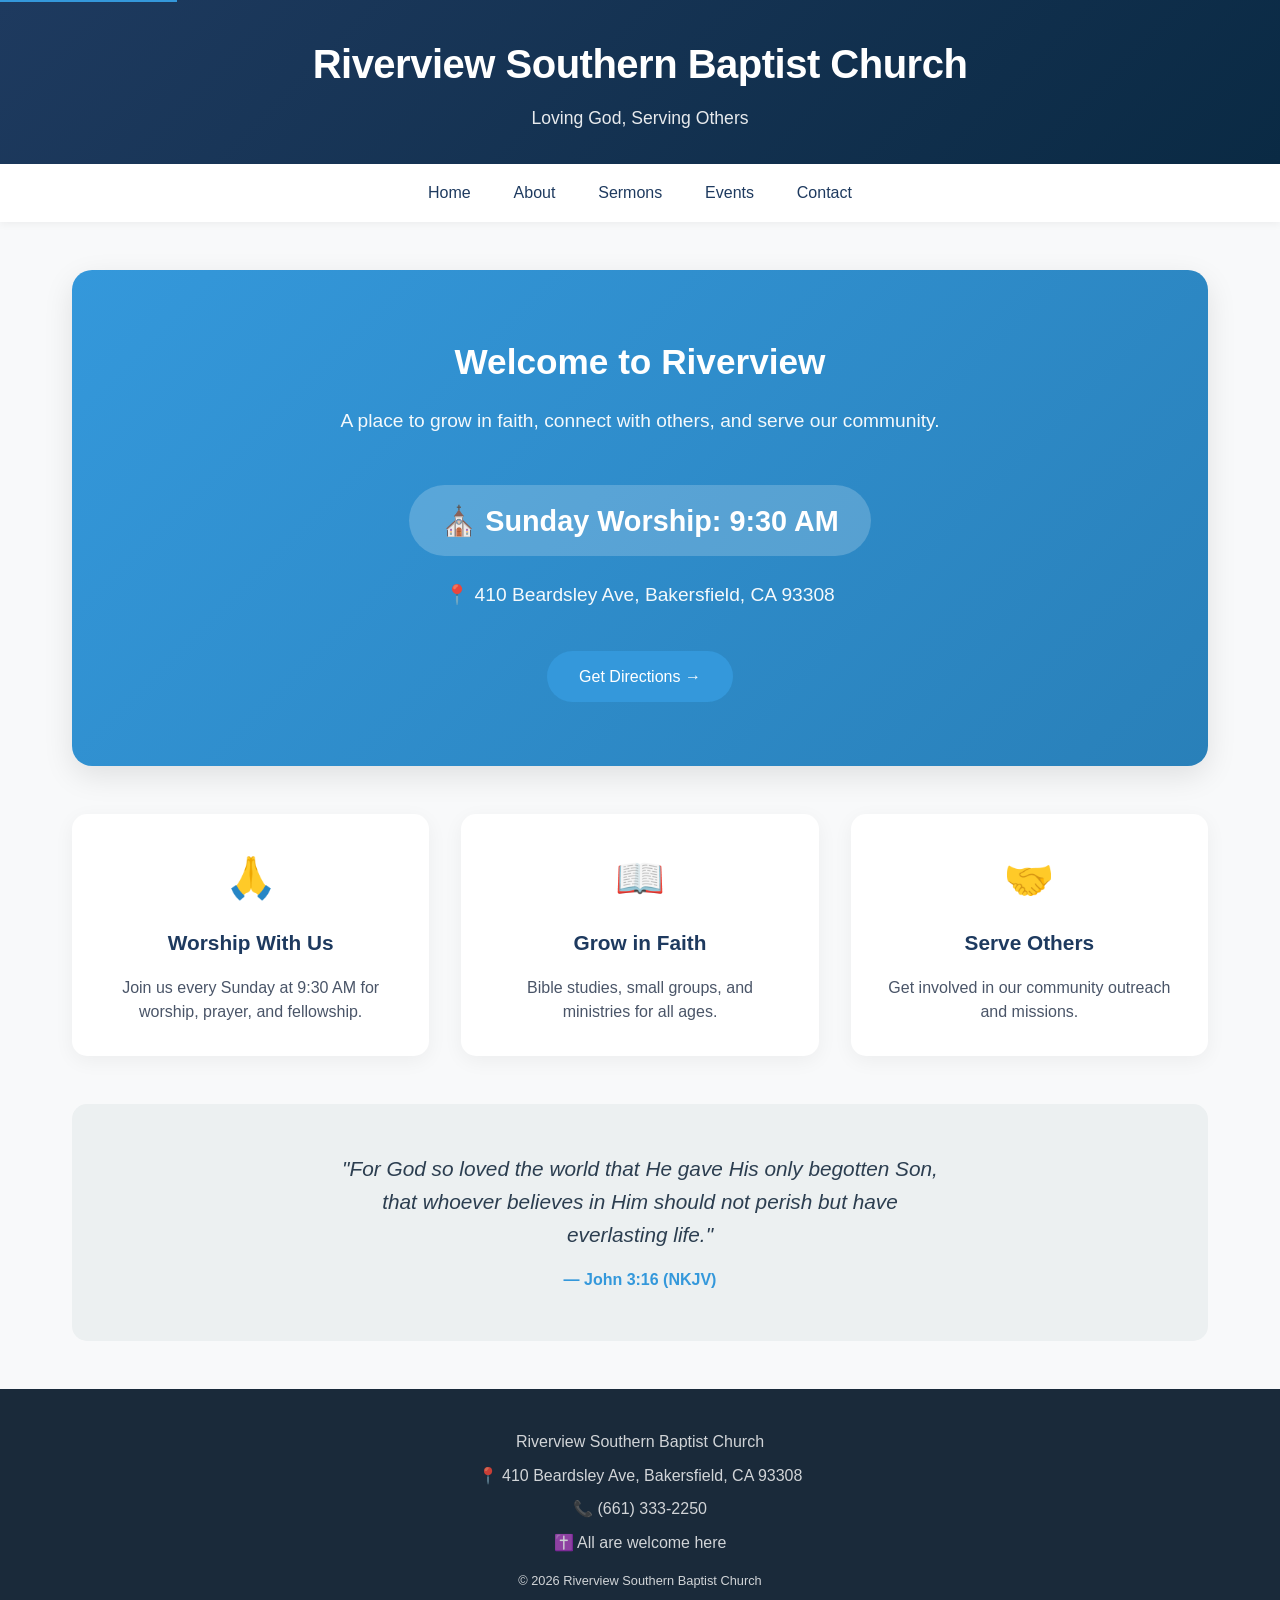
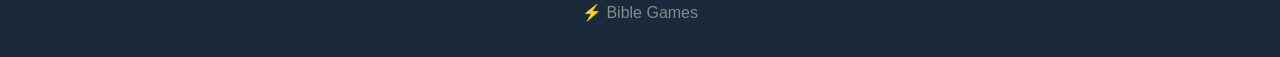
<file: index.html>
<!DOCTYPE html>
<html lang="en">
<head>
    <meta charset="UTF-8">
    <meta name="viewport" content="width=device-width, initial-scale=1.0">
    <title>Riverview Southern Baptist Church | Bakersfield, CA</title>
    <meta name="description" content="Riverview Southern Baptist Church in Bakersfield, CA. Join us for worship Sundays at 9:30 AM. Loving God, Serving Others. All are welcome.">
    <meta property="og:title" content="Riverview Southern Baptist Church">
    <meta property="og:description" content="Loving God, Serving Others in Bakersfield, CA. Join us Sundays at 9:30 AM.">
    <meta property="og:type" content="website">
    <link rel="stylesheet" href="style.css">
</head>
<body>
    <a href="#main-content" class="skip-link">Skip to main content</a>
    
    <header>
        <h1>Riverview Southern Baptist Church</h1>
        <p>Loving God, Serving Others</p>
    </header>

    <nav>
        <a href="index.html">Home</a>
        <a href="about.html">About</a>
        <a href="sermons.html">Sermons</a>
        <a href="events.html">Events</a>
        <a href="contact.html">Contact</a>
    </nav>

    <div class="container" id="main-content">
        <div class="hero">
            <h2>Welcome to Riverview</h2>
            <p>A place to grow in faith, connect with others, and serve our community.</p>
            <div class="service-time">
                ⛪ Sunday Worship: 9:30 AM
            </div>
            <p>📍 410 Beardsley Ave, Bakersfield, CA 93308</p>
            <a href="contact.html" class="btn">Get Directions →</a>
        </div>

        <div class="info-grid">
            <div class="info-card">
                <div class="info-icon">🙏</div>
                <h3>Worship With Us</h3>
                <p>Join us every Sunday at 9:30 AM for worship, prayer, and fellowship.</p>
            </div>
            <div class="info-card">
                <div class="info-icon">📖</div>
                <h3>Grow in Faith</h3>
                <p>Bible studies, small groups, and ministries for all ages.</p>
            </div>
            <div class="info-card">
                <div class="info-icon">🤝</div>
                <h3>Serve Others</h3>
                <p>Get involved in our community outreach and missions.</p>
            </div>
        </div>

        <div class="verse-section">
            <div class="verse">
                "For God so loved the world that He gave His only begotten Son, that whoever believes in Him should not perish but have everlasting life."
            </div>
            <div class="verse-ref">— John 3:16 (NKJV)</div>
        </div>
    </div>

    <footer>
        <p>Riverview Southern Baptist Church</p>
        <p>📍 410 Beardsley Ave, Bakersfield, CA 93308</p>
        <p>📞 (661) 333-2250</p>
        <p>✝️ All are welcome here</p>
        <p style="font-size: 0.8rem; margin-top: 1rem;">&copy; 2026 Riverview Southern Baptist Church</p>
        <div><a href="games.html" class="games-link">⚡ Bible Games</a></div>
    </footer>
</body>
</html>
</file>
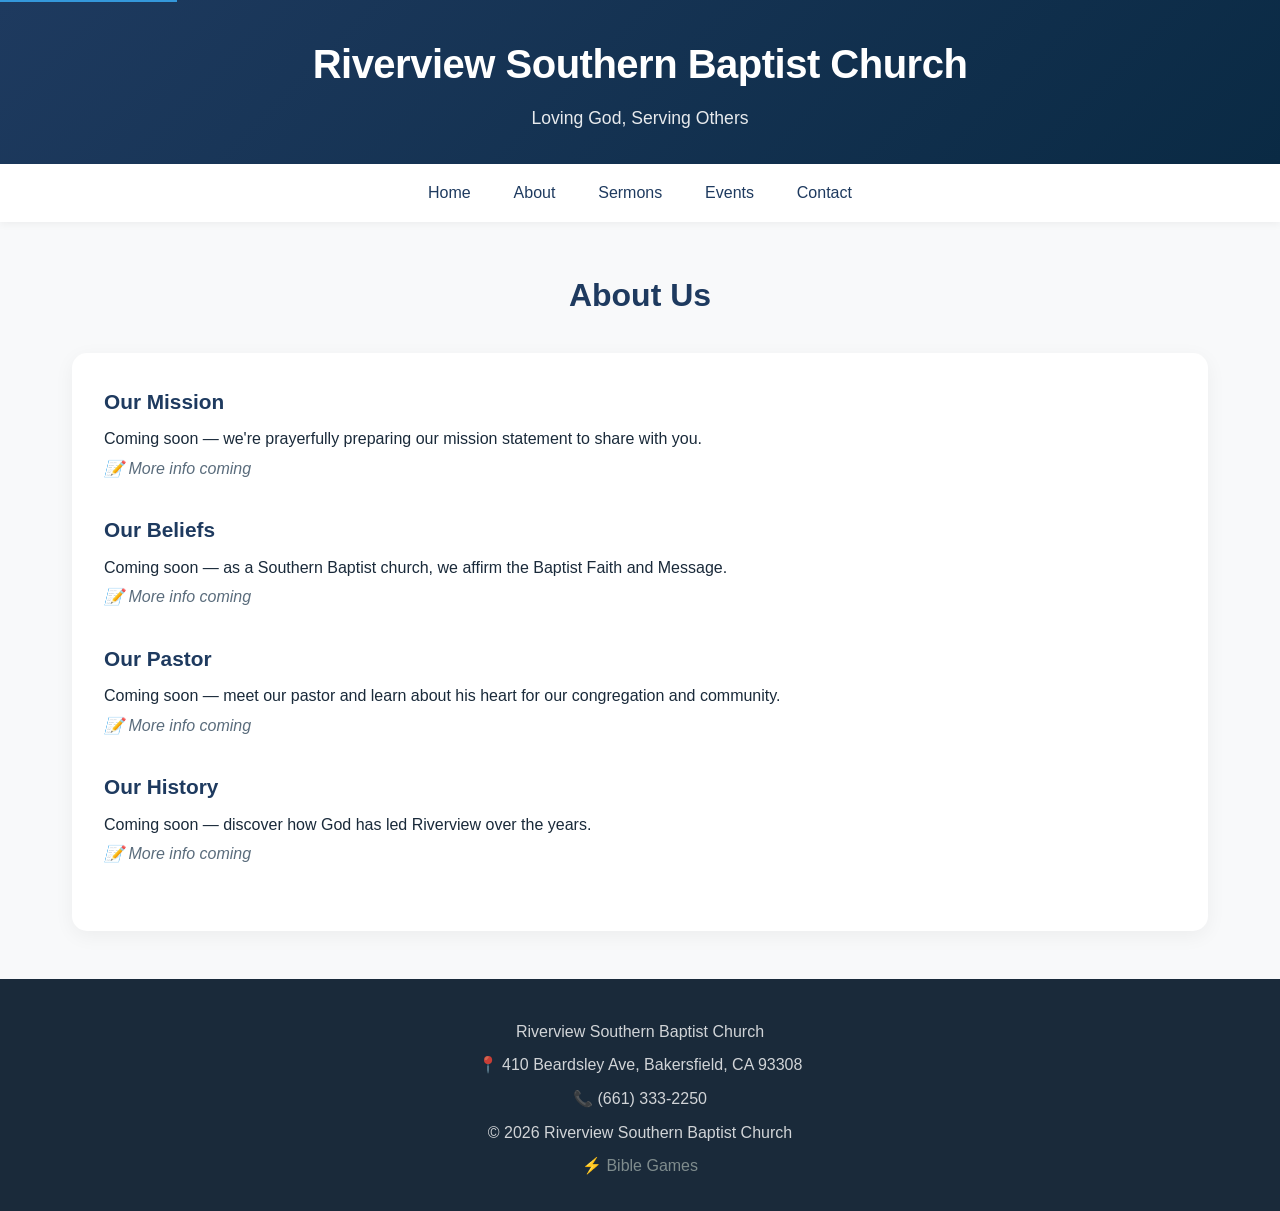
<file: about.html>
<!DOCTYPE html>
<html lang="en">
<head>
    <meta charset="UTF-8">
    <meta name="viewport" content="width=device-width, initial-scale=1.0">
    <title>About Us | Riverview Southern Baptist Church</title>
    <meta name="description" content="Learn about Riverview Southern Baptist Church in Bakersfield, CA. Our mission, beliefs, pastor, and history.">
    <meta property="og:title" content="About Us | Riverview Southern Baptist Church">
    <meta property="og:description" content="Learn about our mission, beliefs, and history at Riverview Southern Baptist Church.">
    <link rel="stylesheet" href="style.css">
</head>
<body>
    <a href="#main-content" class="skip-link">Skip to main content</a>
    
    <header>
        <h1>Riverview Southern Baptist Church</h1>
        <p>Loving God, Serving Others</p>
    </header>

    <nav>
        <a href="index.html">Home</a>
        <a href="about.html">About</a>
        <a href="sermons.html">Sermons</a>
        <a href="events.html">Events</a>
        <a href="contact.html">Contact</a>
    </nav>

    <div class="container" id="main-content">
        <div class="page-header">
            <h2>About Us</h2>
        </div>
        <div class="content-card">
            <div class="section">
                <h3>Our Mission</h3>
                <p>Coming soon — we're prayerfully preparing our mission statement to share with you.</p>
                <div class="coming-soon">📝 More info coming</div>
            </div>
            <div class="section">
                <h3>Our Beliefs</h3>
                <p>Coming soon — as a Southern Baptist church, we affirm the Baptist Faith and Message.</p>
                <div class="coming-soon">📝 More info coming</div>
            </div>
            <div class="section">
                <h3>Our Pastor</h3>
                <p>Coming soon — meet our pastor and learn about his heart for our congregation and community.</p>
                <div class="coming-soon">📝 More info coming</div>
            </div>
            <div class="section">
                <h3>Our History</h3>
                <p>Coming soon — discover how God has led Riverview over the years.</p>
                <div class="coming-soon">📝 More info coming</div>
            </div>
        </div>
    </div>

    <footer>
        <p>Riverview Southern Baptist Church</p>
        <p>📍 410 Beardsley Ave, Bakersfield, CA 93308</p>
        <p>📞 (661) 333-2250</p>
        <p>&copy; 2026 Riverview Southern Baptist Church</p>
        <div><a href="games.html" class="games-link">⚡ Bible Games</a></div>
    </footer>
</body>
</html>
</file>
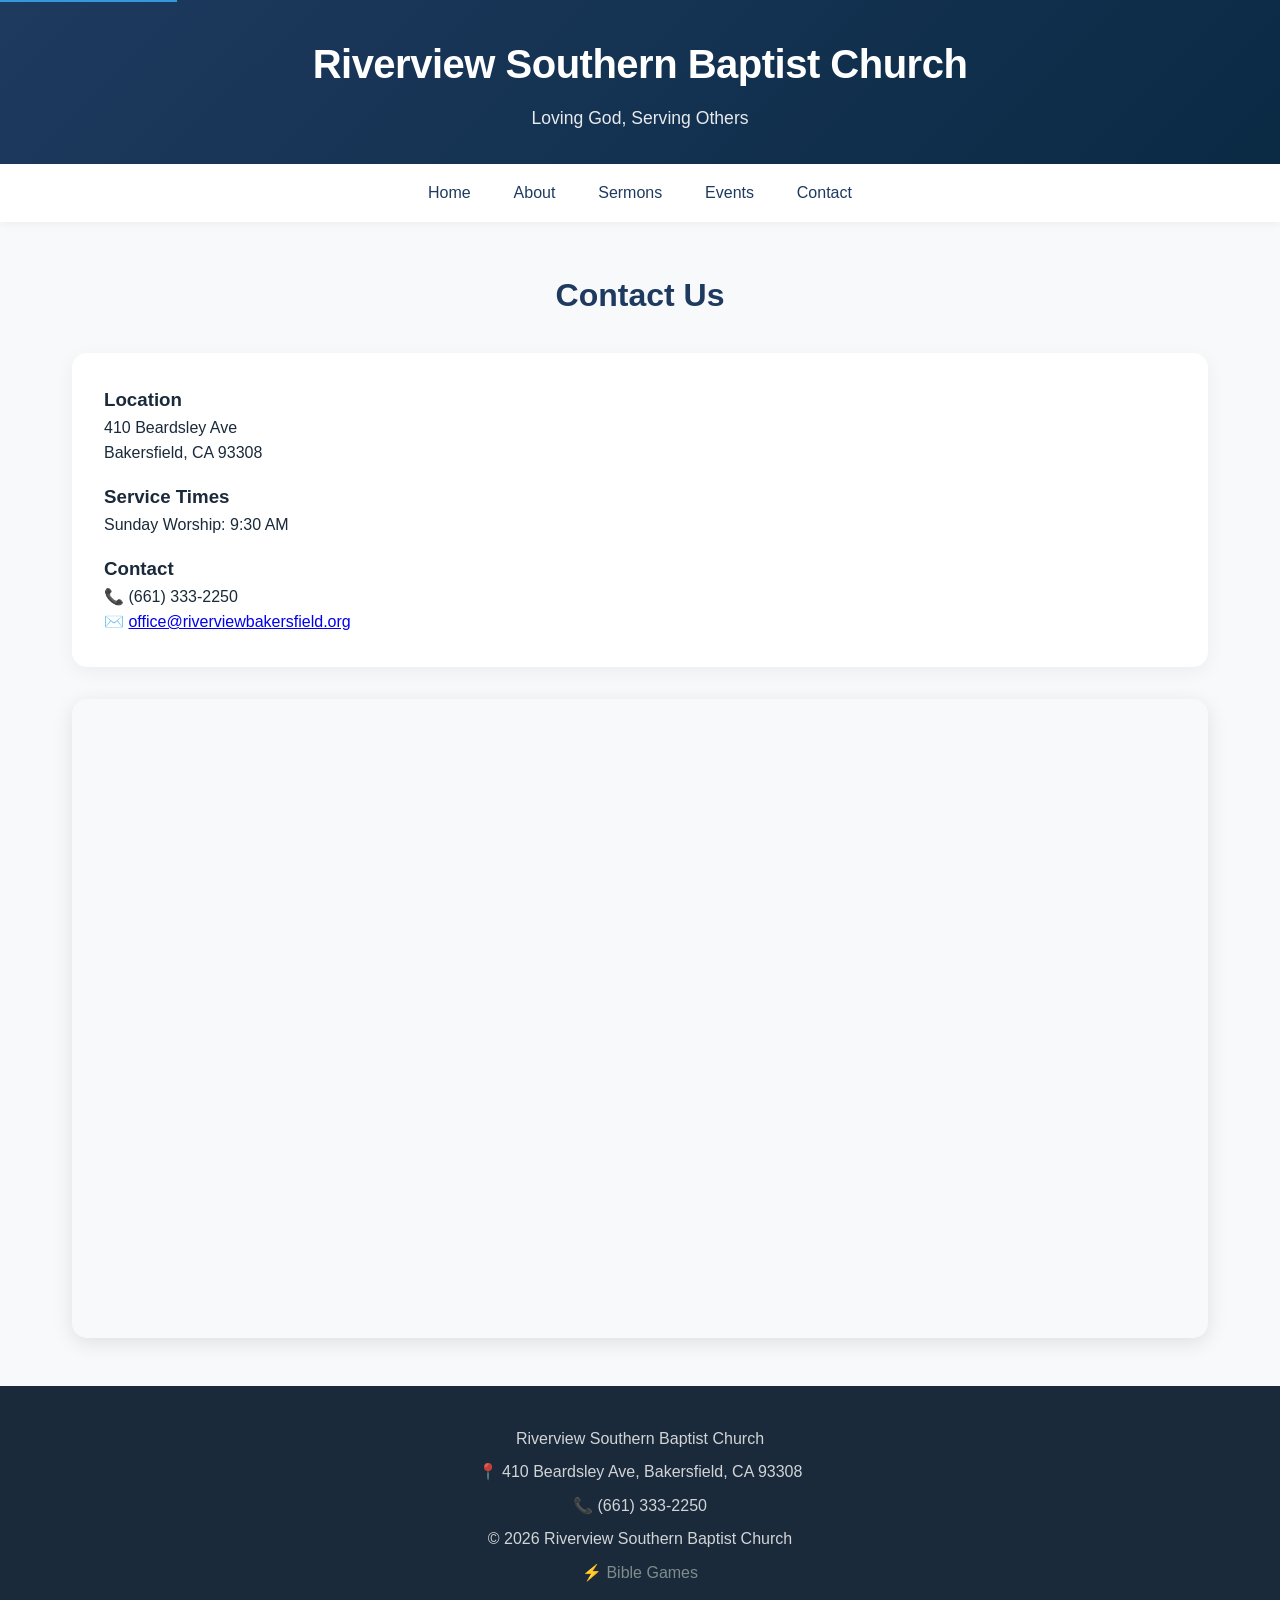
<file: contact.html>
<!DOCTYPE html>
<html lang="en">
<head>
    <meta charset="UTF-8">
    <meta name="viewport" content="width=device-width, initial-scale=1.0">
    <title>Contact & Directions | Riverview Southern Baptist Church</title>
    <meta name="description" content="Contact Riverview Southern Baptist Church in Bakersfield, CA. Find our location, service times, and get directions.">
    <meta property="og:title" content="Contact Us | Riverview Southern Baptist Church">
    <meta property="og:description" content="Get directions and contact information for Riverview Southern Baptist Church in Bakersfield, CA.">
    <link rel="stylesheet" href="style.css">
</head>
<body>
    <a href="#main-content" class="skip-link">Skip to main content</a>
    
    <header>
        <h1>Riverview Southern Baptist Church</h1>
        <p>Loving God, Serving Others</p>
    </header>

    <nav>
        <a href="index.html">Home</a>
        <a href="about.html">About</a>
        <a href="sermons.html">Sermons</a>
        <a href="events.html">Events</a>
        <a href="contact.html">Contact</a>
    </nav>

    <div class="container" id="main-content">
        <div class="page-header">
            <h2>Contact Us</h2>
        </div>
        <div class="content-card">
            <h3>Location</h3>
            <p>410 Beardsley Ave<br>Bakersfield, CA 93308</p>
            <h3 style="margin-top: 1rem;">Service Times</h3>
            <p>Sunday Worship: 9:30 AM</p>
            <h3 style="margin-top: 1rem;">Contact</h3>
            <p>📞 (661) 333-2250</p>
            <p>✉️ <span id="email"></span></p>
        </div>
        <div class="map-container">
            <iframe src="https://www.google.com/maps/embed?pb=!1m18!1m12!1m3!1d12119.806070183364!2d-119.03039612008124!3d35.40809728976285!2m3!1f0!2f0!3f0!3m2!1i1024!2i768!4f13.1!3m3!1m2!1s0x80ea69cebd011bb3%3A0xcdde0de4f8d663bd!2sRiverview%20Southern%20Baptist%20Church!5e1!3m2!1sen!2sus!4v1774147899660!5m2!1sen!2sus" style="border:0;" allowfullscreen="" loading="lazy"></iframe>
        </div>
    </div>

    <footer>
        <p>Riverview Southern Baptist Church</p>
        <p>📍 410 Beardsley Ave, Bakersfield, CA 93308</p>
        <p>📞 (661) 333-2250</p>
        <p>&copy; 2026 Riverview Southern Baptist Church</p>
        <div><a href="games.html" class="games-link">⚡ Bible Games</a></div>
    </footer>

    <script>
        // Email obfuscation to prevent spam scraping
        let e = "office";
        let d = "riverviewbakersfield.org";
        document.getElementById("email").innerHTML = `<a href="mailto:${e}@${d}">${e}@${d}</a>`;
    </script>
</body>
</html>
</file>
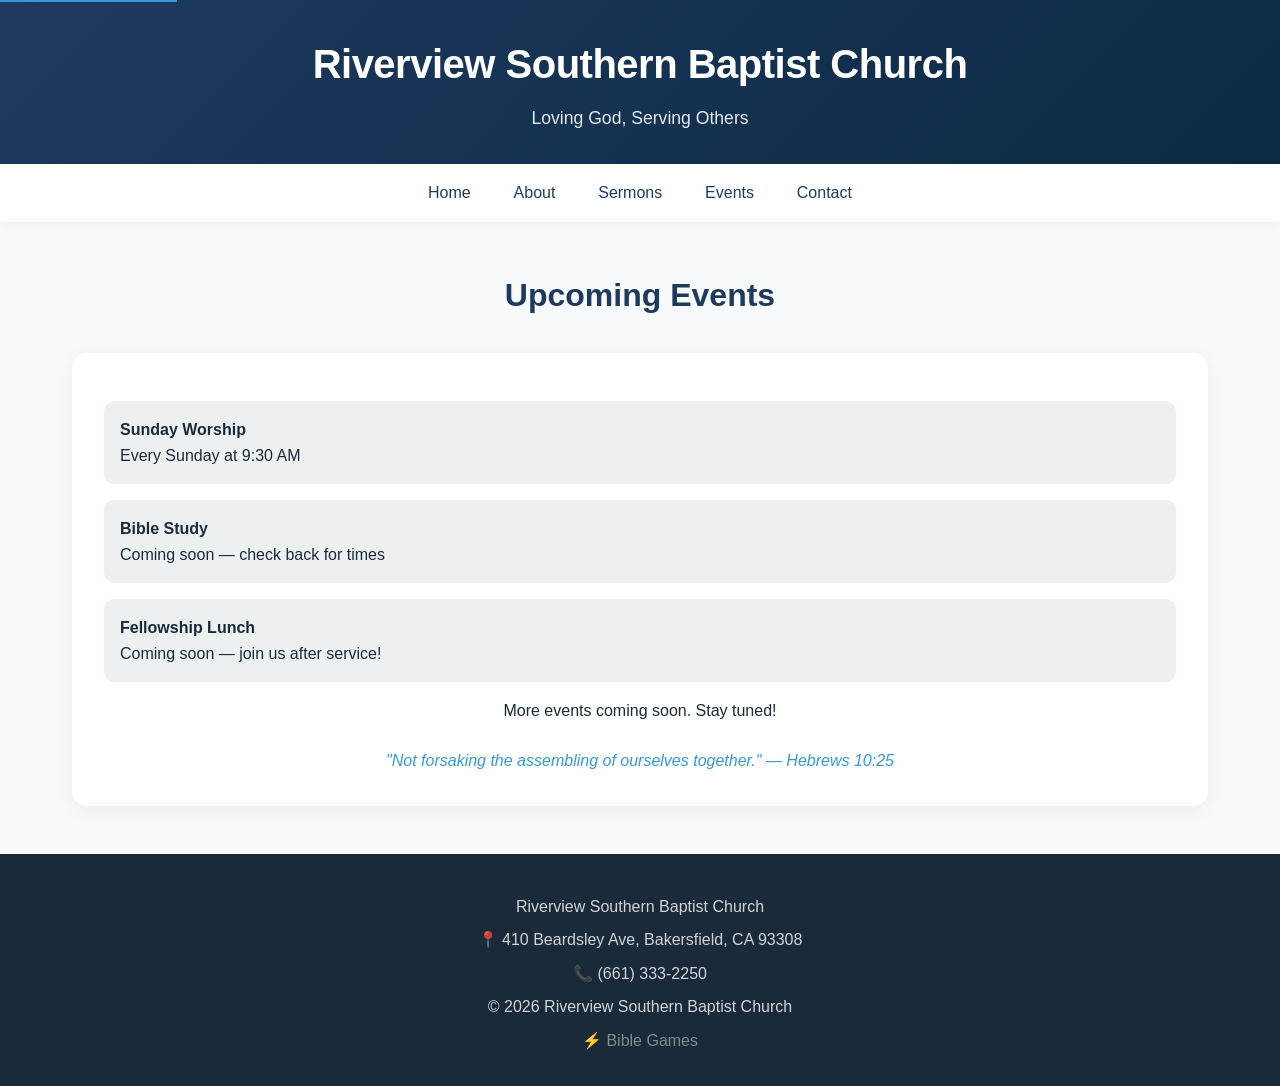
<file: events.html>
<!DOCTYPE html>
<html lang="en">
<head>
    <meta charset="UTF-8">
    <meta name="viewport" content="width=device-width, initial-scale=1.0">
    <title>Events & Calendar | Riverview Southern Baptist Church</title>
    <meta name="description" content="Upcoming events at Riverview Southern Baptist Church in Bakersfield, CA. Join us for Sunday worship, Bible study, and fellowship.">
    <meta property="og:title" content="Events | Riverview Southern Baptist Church">
    <meta property="og:description" content="Stay connected with upcoming events at Riverview Southern Baptist Church.">
    <link rel="stylesheet" href="style.css">
</head>
<body>
    <a href="#main-content" class="skip-link">Skip to main content</a>
    
    <header>
        <h1>Riverview Southern Baptist Church</h1>
        <p>Loving God, Serving Others</p>
    </header>

    <nav>
        <a href="index.html">Home</a>
        <a href="about.html">About</a>
        <a href="sermons.html">Sermons</a>
        <a href="events.html">Events</a>
        <a href="contact.html">Contact</a>
    </nav>

    <div class="container" id="main-content">
        <div class="page-header">
            <h2>Upcoming Events</h2>
        </div>
        <div class="content-card">
            <div class="event">
                <strong>Sunday Worship</strong><br>
                Every Sunday at 9:30 AM
            </div>
            <div class="event">
                <strong>Bible Study</strong><br>
                Coming soon — check back for times
            </div>
            <div class="event">
                <strong>Fellowship Lunch</strong><br>
                Coming soon — join us after service!
            </div>
            <p style="margin-top: 1rem; text-align: center;">More events coming soon. Stay tuned!</p>
            <div style="margin-top: 1.5rem; font-style: italic; color: #3498db; text-align: center;">"Not forsaking the assembling of ourselves together." — Hebrews 10:25</div>
        </div>
    </div>

    <footer>
        <p>Riverview Southern Baptist Church</p>
        <p>📍 410 Beardsley Ave, Bakersfield, CA 93308</p>
        <p>📞 (661) 333-2250</p>
        <p>&copy; 2026 Riverview Southern Baptist Church</p>
        <div><a href="games.html" class="games-link">⚡ Bible Games</a></div>
    </footer>
</body>
</html>
</file>
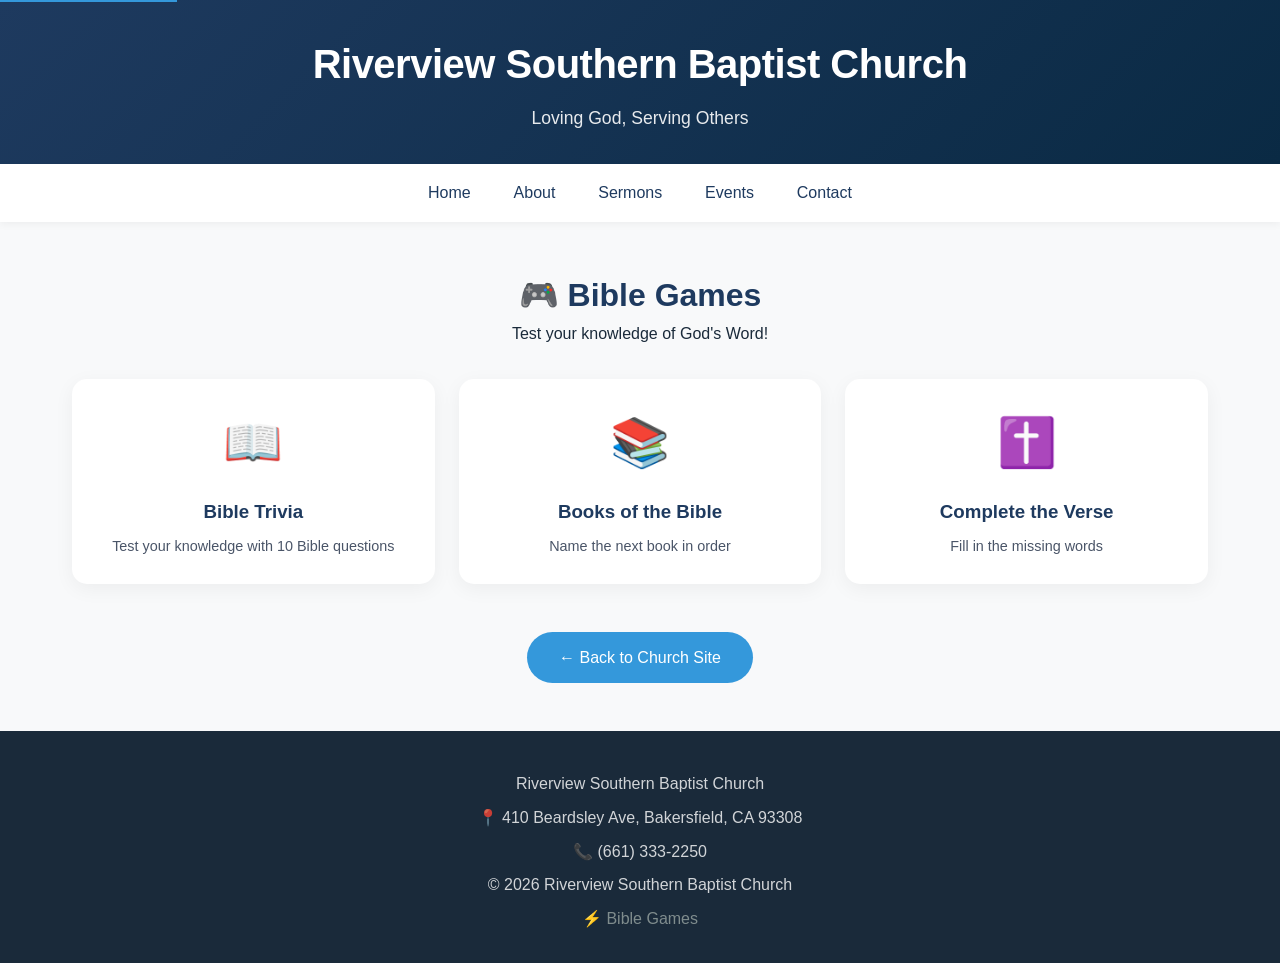
<file: games.html>
<!DOCTYPE html>
<html lang="en">
<head>
    <meta charset="UTF-8">
    <meta name="viewport" content="width=device-width, initial-scale=1.0, viewport-fit=cover">
    <title>Bible Games - Riverview Southern Baptist Church</title>
    <meta name="description" content="Play Bible trivia, books of the Bible games, and complete Bible verses. Fun and educational games for all ages from Riverview Southern Baptist Church.">
    <meta property="og:title" content="Bible Games | Riverview Southern Baptist Church">
    <meta property="og:description" content="Test your knowledge of God's Word with fun Bible games!">
    <meta property="og:type" content="website">
    <link rel="stylesheet" href="style.css">
</head>
<body>
    <a href="#main-content" class="skip-link">Skip to main content</a>
    
    <header>
        <h1>Riverview Southern Baptist Church</h1>
        <p>Loving God, Serving Others</p>
    </header>

    <nav>
        <a href="index.html">Home</a>
        <a href="about.html">About</a>
        <a href="sermons.html">Sermons</a>
        <a href="events.html">Events</a>
        <a href="contact.html">Contact</a>
    </nav>

    <div class="container" id="main-content">
        <div class="page-header">
            <h2>🎮 Bible Games</h2>
            <p>Test your knowledge of God's Word!</p>
        </div>

        <div class="games-container">
            <div class="game-card" data-game="trivia" tabindex="0" role="button" aria-label="Play Bible Trivia">
                <div class="game-icon">📖</div>
                <h3>Bible Trivia</h3>
                <p>Test your knowledge with 10 Bible questions</p>
            </div>
            <div class="game-card" data-game="books" tabindex="0" role="button" aria-label="Play Books of the Bible">
                <div class="game-icon">📚</div>
                <h3>Books of the Bible</h3>
                <p>Name the next book in order</p>
            </div>
            <div class="game-card" data-game="verse" tabindex="0" role="button" aria-label="Play Complete the Verse">
                <div class="game-icon">✝️</div>
                <h3>Complete the Verse</h3>
                <p>Fill in the missing words</p>
            </div>
        </div>

        <div style="text-align: center; margin-top: 2rem;">
            <a href="index.html" class="btn">← Back to Church Site</a>
        </div>
    </div>

    <!-- Modal for games -->
    <div id="modalOverlay" class="modal-overlay"></div>
    <div id="gameModal" class="game-modal"></div>

    <footer>
        <p>Riverview Southern Baptist Church</p>
        <p>📍 410 Beardsley Ave, Bakersfield, CA 93308</p>
        <p>📞 (661) 333-2250</p>
        <p>&copy; 2026 Riverview Southern Baptist Church</p>
        <div><a href="games.html" class="games-link">⚡ Bible Games</a></div>
    </footer>

    <script>
        // ============ TRIVIA - 10 questions with fun facts ============
        const triviaQuestions = [
            { text: "Who built the ark?", options: ["Moses", "Noah", "Abraham", "David"], correct: 1, funFact: "Noah was 600 years old when the flood came! (Genesis 7:6)" },
            { text: "What city was Jesus born in?", options: ["Nazareth", "Jerusalem", "Bethlehem", "Capernaum"], correct: 2, funFact: "Micah 5:2 prophesied Bethlehem as the Messiah's birthplace 700 years before Jesus!" },
            { text: "How many days and nights did it rain during the flood?", options: ["7", "30", "40", "100"], correct: 2, funFact: "It rained for 40 days and 40 nights, and the waters stayed on the earth for 150 days!" },
            { text: "Who was thrown into the lions' den?", options: ["Daniel", "David", "Joseph", "Jonah"], correct: 0, funFact: "King Darius was so relieved Daniel survived that he declared everyone should worship Daniel's God!" },
            { text: "What is the first book of the Bible?", options: ["Exodus", "Leviticus", "Numbers", "Genesis"], correct: 3, funFact: "Genesis means 'beginnings' — it covers creation, the flood, and the patriarchs!" },
            { text: "Who defeated Goliath with a sling and stone?", options: ["Samson", "David", "Solomon", "Joshua"], correct: 1, funFact: "Goliath was over 9 feet tall! David was just a teenager when he faced him." },
            { text: "Who was the first man?", options: ["Adam", "Eve", "Cain", "Abel"], correct: 0, funFact: "Adam named all the animals before Eve was even created!" },
            { text: "How many disciples did Jesus have?", options: ["10", "11", "12", "13"], correct: 2, funFact: "Judas was replaced by Matthias after the resurrection, keeping the number at 12!" },
            { text: "What sea did Moses part?", options: ["Red Sea", "Dead Sea", "Sea of Galilee", "Mediterranean Sea"], correct: 0, funFact: "The waters parted and the Israelites walked through on dry ground — walls of water on both sides!" },
            { text: "Who betrayed Jesus?", options: ["Peter", "John", "Judas", "Thomas"], correct: 2, funFact: "Judas betrayed Jesus for 30 pieces of silver — the price of a slave in those days." }
        ];
        
        // ============ BOOKS OF THE BIBLE with flexible matching ============
        const books = ['Genesis', 'Exodus', 'Leviticus', 'Numbers', 'Deuteronomy', 'Joshua', 'Judges', 'Ruth', '1 Samuel', '2 Samuel', '1 Kings', '2 Kings', '1 Chronicles', '2 Chronicles', 'Ezra', 'Nehemiah', 'Esther', 'Job', 'Psalms', 'Proverbs', 'Ecclesiastes', 'Song of Solomon', 'Isaiah', 'Jeremiah', 'Lamentations', 'Ezekiel', 'Daniel', 'Hosea', 'Joel', 'Amos', 'Obadiah', 'Jonah', 'Micah', 'Nahum', 'Habakkuk', 'Zephaniah', 'Haggai', 'Zechariah', 'Malachi'];
        
        // Flexible book name matching
        function normalizeBookName(input) {
            let name = input.trim().toLowerCase();
            name = name.replace(/^(1st|first)\s/i, '1 ');
            name = name.replace(/^(2nd|second)\s/i, '2 ');
            name = name.replace(/^(3rd|third)\s/i, '3 ');
            if (name === 'song of songs' || name === 'song of solomon') name = 'song of solomon';
            name = name.replace(/[^a-z0-9\s]/g, '');
            name = name.replace(/\s+/g, ' ').trim();
            return name;
        }
        
        function isBookMatch(input, correctBook) {
            const normalizedInput = normalizeBookName(input);
            const normalizedCorrect = normalizeBookName(correctBook);
            return normalizedInput === normalizedCorrect;
        }
        
        // ============ VERSE GAME ============
        const verseQuestions = [
            { text: "For God so loved the world that He gave His only _____ Son...", answer: "begotten", hint: "Starts with B", full: "begotten" },
            { text: "I can do all things through _____ who strengthens me.", answer: "christ", hint: "Philippians 4:13", full: "Christ" },
            { text: "For all have sinned and fall short of the glory of _____", answer: "god", hint: "Romans 3:23", full: "God" },
            { text: "Jesus said, 'I am the way, the truth, and the _____'", answer: "life", hint: "John 14:6", full: "life" },
            { text: "Your word is a lamp to my feet and a light to my _____", answer: "path", hint: "Psalm 119:105", full: "path" },
            { text: "Love the Lord your God with all your heart and with all your soul and with all your _____", answer: "mind", hint: "Matthew 22:37", full: "mind" },
            { text: "Do not be overcome by evil, but overcome evil with _____", answer: "good", hint: "Romans 12:21", full: "good" }
        ];
        
        // Modal elements
        const modal = document.getElementById('gameModal');
        const overlay = document.getElementById('modalOverlay');
        
        // Open game modal
        document.querySelectorAll('.game-card').forEach(card => {
            card.onclick = () => {
                const game = card.dataset.game;
                if (game === 'trivia') showTriviaGame();
                if (game === 'books') showBooksGame();
                if (game === 'verse') showVerseGame();
                modal.classList.add('active');
                overlay.classList.add('active');
            };
            // Allow keyboard enter key to open games
            card.onkeypress = (e) => {
                if (e.key === 'Enter') {
                    card.click();
                }
            };
        });
        
        // Close modal
        function closeModal() {
            modal.classList.remove('active');
            overlay.classList.remove('active');
            modal.innerHTML = '';
        }
        overlay.onclick = closeModal;
        
        // ESC key to close modal
        document.addEventListener('keydown', (e) => {
            if (e.key === 'Escape' && modal.classList.contains('active')) {
                closeModal();
            }
        });
        
        // ============ TRIVIA GAME (with fun facts, XSS-safe) ============
        function showTriviaGame() {
            let current = 0;
            let score = 0;
            let answered = false;
            
            function loadQuestion() {
                if (current >= triviaQuestions.length) {
                    const percent = Math.round((score / triviaQuestions.length) * 100);
                    let message = '';
                    if (percent === 100) message = "Perfect score! You're a Bible scholar! 🙌";
                    else if (percent >= 80) message = "Great job! You know your Bible well! 📖";
                    else if (percent >= 60) message = "Good effort! Keep reading God's Word! ✝️";
                    else message = "Nice try! The more you read the Bible, the more you'll learn! 🌱";
                    
                    modal.innerHTML = `
                        <div class="close-modal" onclick="closeModal()">&times;</div>
                        <h3 style="color: #1e3a5f; margin-top: 0;">🎉 Game Complete! 🎉</h3>
                        <p>Your score: ${score} / ${triviaQuestions.length} (${percent}%)</p>
                        <p>${message}</p>
                        <button onclick="location.reload()" style="padding: 8px 15px; background: #3498db; color: white; border: none; border-radius: 5px; cursor: pointer; margin-top: 10px;">Play Again</button>
                    `;
                    return;
                }
                
                const q = triviaQuestions[current];
                let html = `<div class="close-modal" onclick="closeModal()">&times;</div>`;
                html += `<h3 style="color: #1e3a5f; margin-top: 0;">📖 Bible Trivia</h3>`;
                html += `<div style="font-size: 12px; color: #666;">Question ${current + 1} of ${triviaQuestions.length}</div>`;
                html += `<div style="margin: 15px 0; font-size: 18px; font-weight: bold;">${q.text}</div>`;
                html += `<div id="triviaOptions"></div>`;
                html += `<div id="triviaFeedback" style="margin: 10px 0; padding: 8px; border-radius: 5px;"></div>`;
                html += `<div id="triviaFunFact" class="fun-fact" style="display: none;"></div>`;
                html += `<div style="font-weight: bold;">Score: ${score} / ${triviaQuestions.length}</div>`;
                html += `<button id="nextBtn" style="margin-top: 10px; padding: 8px 15px; background: #3498db; color: white; border: none; border-radius: 5px; cursor: pointer; display: none;">Next Question →</button>`;
                modal.innerHTML = html;
                
                const optionsDiv = document.getElementById('triviaOptions');
                q.options.forEach((opt, idx) => {
                    const btn = document.createElement('button');
                    btn.textContent = opt;
                    btn.style.cssText = `display: block; width: 100%; padding: 10px; margin: 5px 0; background: #ecf0f1; border: none; border-radius: 5px; cursor: pointer; text-align: left; padding-left: 15px;`;
                    btn.onclick = () => {
                        if (answered) return;
                        answered = true;
                        const feedback = document.getElementById('triviaFeedback');
                        const funFactDiv = document.getElementById('triviaFunFact');
                        if (idx === q.correct) {
                            score++;
                            feedback.textContent = '✅ Correct!';
                            feedback.style.background = '#d4edda';
                            feedback.style.color = '#155724';
                        } else {
                            feedback.textContent = `❌ Wrong! The correct answer was: ${q.options[q.correct]}`;
                            feedback.style.background = '#f8d7da';
                            feedback.style.color = '#721c24';
                        }
                        funFactDiv.textContent = `📖 Did you know? ${q.funFact}`;
                        funFactDiv.style.display = 'block';
                        document.querySelectorAll('#triviaOptions button').forEach(b => b.disabled = true);
                        document.getElementById('nextBtn').style.display = 'inline-block';
                    };
                    optionsDiv.appendChild(btn);
                });
                
                document.getElementById('nextBtn').onclick = () => {
                    current++;
                    answered = false;
                    loadQuestion();
                };
            }
            loadQuestion();
        }
        
        // ============ BOOKS GAME (with flexible matching, XSS-safe) ============
        function showBooksGame() {
            let current = 0;
            let score = 0;
            let waitingForNext = false;
            
            function loadQuestion() {
                if (waitingForNext) return;
                if (current >= books.length - 1) {
                    modal.innerHTML = `
                        <div class="close-modal" onclick="closeModal()">&times;</div>
                        <h3 style="color: #1e3a5f; margin-top: 0;">🎉 Game Complete! 🎉</h3>
                        <p>Your score: ${score} / ${books.length - 1}</p>
                        <button onclick="location.reload()" style="padding: 8px 15px; background: #3498db; color: white; border: none; border-radius: 5px; cursor: pointer; margin-top: 10px;">Play Again</button>
                    `;
                    return;
                }
                
                modal.innerHTML = `
                    <div class="close-modal" onclick="closeModal()">&times;</div>
                    <h3 style="color: #1e3a5f; margin-top: 0;">📚 Books of the Bible</h3>
                    <p>What book comes after:</p>
                    <div style="margin: 20px 0; font-size: 28px; font-weight: bold; text-align: center; color: #1e3a5f;">${books[current]}</div>
                    <input type="text" id="booksAnswer" placeholder="Enter book name (ex: '1 Samuel' or 'First Samuel')" style="padding: 10px; width: 80%; margin: 10px 0; border: 2px solid #3498db; border-radius: 5px;">
                    <button id="submitBtn" style="padding: 10px 20px; background: #3498db; color: white; border: none; border-radius: 5px; cursor: pointer;">Submit</button>
                    <div id="booksFeedback" style="margin-top: 15px; padding: 8px; border-radius: 5px;"></div>
                    <div style="margin-top: 15px; font-weight: bold;">Score: ${score} / ${books.length - 1}</div>
                    <div style="margin-top: 5px; font-size: 12px;">Progress: ${current + 1} of ${books.length - 1}</div>
                `;
                
                const submitBtn = document.getElementById('submitBtn');
                const answerInput = document.getElementById('booksAnswer');
                
                const checkAnswer = () => {
                    if (waitingForNext) return;
                    const answer = answerInput.value.trim();
                    const correctBook = books[current + 1];
                    const feedback = document.getElementById('booksFeedback');
                    
                    if (isBookMatch(answer, correctBook)) {
                        score++;
                        feedback.textContent = `✅ Correct! ${books[current]} → ${correctBook}`;
                        feedback.style.background = '#d4edda';
                        feedback.style.color = '#155724';
                        waitingForNext = true;
                        submitBtn.disabled = true;
                        answerInput.disabled = true;
                        
                        const nextBtn = document.createElement('button');
                        nextBtn.textContent = 'Next Book →';
                        nextBtn.style.cssText = `margin-top: 10px; padding: 8px 15px; background: #3498db; color: white; border: none; border-radius: 5px; cursor: pointer;`;
                        nextBtn.onclick = () => {
                            current++;
                            waitingForNext = false;
                            loadQuestion();
                        };
                        feedback.parentNode.appendChild(nextBtn);
                    } else {
                        feedback.textContent = `❌ Try again! The correct book after "${books[current]}" is "${correctBook}" (you can type it as "${correctBook}" or with numbers like "1 Samuel")`;
                        feedback.style.background = '#f8d7da';
                        feedback.style.color = '#721c24';
                        answerInput.value = '';
                    }
                };
                
                submitBtn.onclick = checkAnswer;
                answerInput.onkeypress = (e) => { if (e.key === 'Enter') checkAnswer(); };
            }
            loadQuestion();
        }
        
        // ============ VERSE GAME (XSS-safe) ============
        function showVerseGame() {
            let current = 0;
            let score = 0;
            let answered = false;
            let waitingForNext = false;
            
            function loadQuestion() {
                if (waitingForNext) return;
                if (current >= verseQuestions.length) {
                    modal.innerHTML = `
                        <div class="close-modal" onclick="closeModal()">&times;</div>
                        <h3 style="color: #1e3a5f; margin-top: 0;">🎉 Game Complete! 🎉</h3>
                        <p>Your score: ${score} / ${verseQuestions.length}</p>
                        <button onclick="location.reload()" style="padding: 8px 15px; background: #3498db; color: white; border: none; border-radius: 5px; cursor: pointer; margin-top: 10px;">Play Again</button>
                    `;
                    return;
                }
                
                const q = verseQuestions[current];
                modal.innerHTML = `
                    <div class="close-modal" onclick="closeModal()">&times;</div>
                    <h3 style="color: #1e3a5f; margin-top: 0;">✝️ Complete the Verse</h3>
                    <div style="font-size: 12px; color: #666;">Question ${current + 1} of ${verseQuestions.length}</div>
                    <div style="margin: 20px 0; font-size: 18px; font-weight: bold; text-align: center; line-height: 1.4;">${q.text}</div>
                    <div style="margin: 5px 0; font-size: 12px; color: #666;">💡 Hint: ${q.hint}</div>
                    <input type="text" id="verseAnswer" placeholder="Enter missing word" style="padding: 10px; width: 80%; margin: 10px 0; border: 2px solid #3498db; border-radius: 5px;">
                    <button id="submitBtn" style="padding: 10px 20px; background: #3498db; color: white; border: none; border-radius: 5px; cursor: pointer;">Submit</button>
                    <div id="verseFeedback" style="margin-top: 15px; padding: 8px; border-radius: 5px;"></div>
                    <div style="margin-top: 15px; font-weight: bold;">Score: ${score} / ${verseQuestions.length}</div>
                `;
                
                const submitBtn = document.getElementById('submitBtn');
                const answerInput = document.getElementById('verseAnswer');
                answered = false;
                
                const checkAnswer = () => {
                    if (answered || waitingForNext) return;
                    const answer = answerInput.value.trim().toLowerCase();
                    const feedback = document.getElementById('verseFeedback');
                    
                    if (answer === q.answer.toLowerCase()) {
                        score++;
                        feedback.textContent = `✅ Correct! The missing word is "${q.full}"`;
                        feedback.style.background = '#d4edda';
                        feedback.style.color = '#155724';
                        answered = true;
                        waitingForNext = true;
                        submitBtn.disabled = true;
                        answerInput.disabled = true;
                        
                        const nextBtn = document.createElement('button');
                        nextBtn.textContent = 'Next Verse →';
                        nextBtn.style.cssText = `margin-top: 10px; padding: 8px 15px; background: #3498db; color: white; border: none; border-radius: 5px; cursor: pointer;`;
                        nextBtn.onclick = () => {
                            current++;
                            waitingForNext = false;
                            loadQuestion();
                        };
                        feedback.parentNode.appendChild(nextBtn);
                    } else {
                        feedback.textContent = `❌ Try again! Hint: ${q.hint}`;
                        feedback.style.background = '#f8d7da';
                        feedback.style.color = '#721c24';
                    }
                };
                
                submitBtn.onclick = checkAnswer;
                answerInput.onkeypress = (e) => { if (e.key === 'Enter') checkAnswer(); };
            }
            loadQuestion();
        }
    </script>
</body>
</html>
</file>
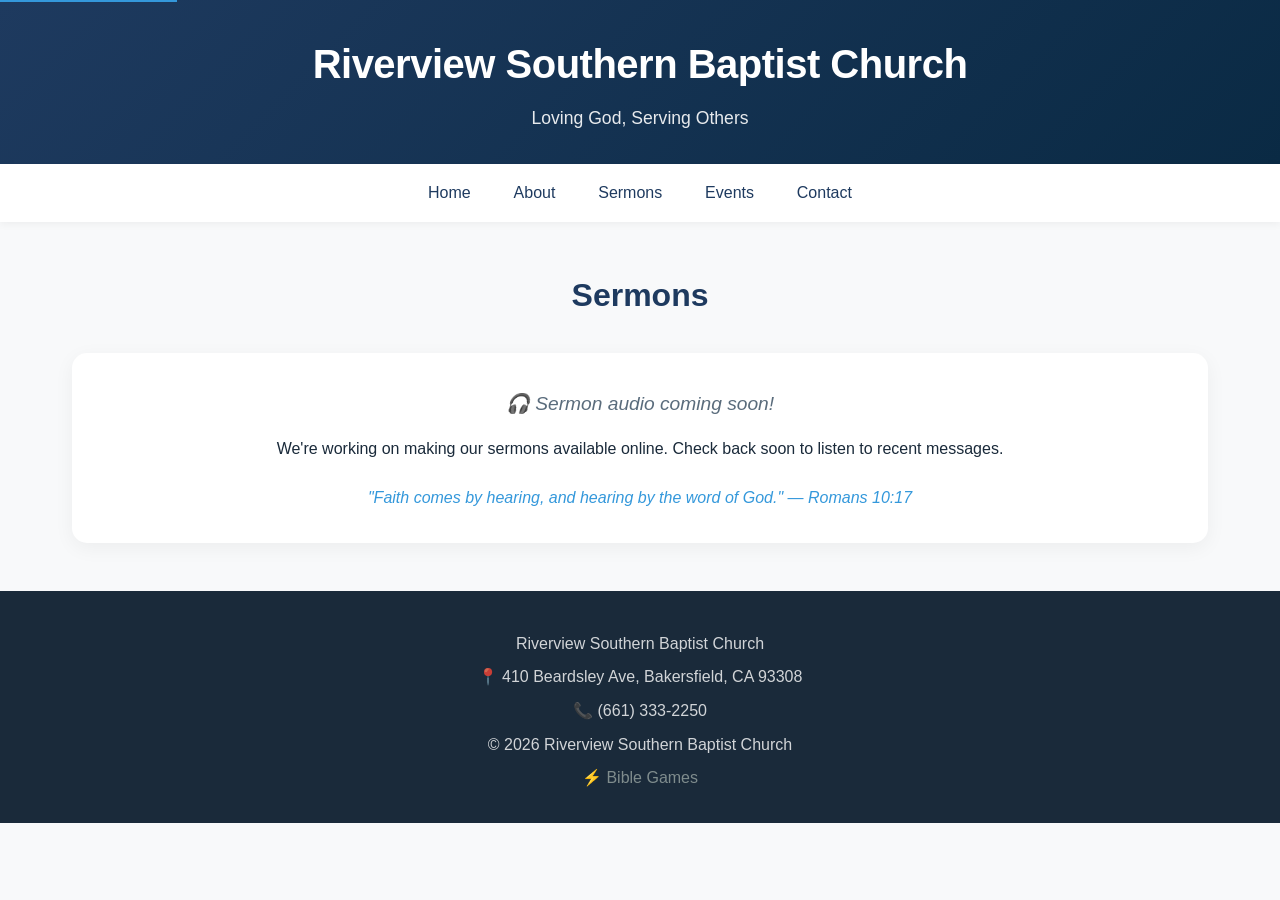
<file: sermons.html>
<!DOCTYPE html>
<html lang="en">
<head>
    <meta charset="UTF-8">
    <meta name="viewport" content="width=device-width, initial-scale=1.0">
    <title>Sermons | Riverview Southern Baptist Church</title>
    <meta name="description" content="Listen to recent sermons from Riverview Southern Baptist Church in Bakersfield, CA. Growing in faith through God's Word.">
    <meta property="og:title" content="Sermons | Riverview Southern Baptist Church">
    <meta property="og:description" content="Listen to sermons and messages from Riverview Southern Baptist Church.">
    <link rel="stylesheet" href="style.css">
</head>
<body>
    <a href="#main-content" class="skip-link">Skip to main content</a>
    
    <header>
        <h1>Riverview Southern Baptist Church</h1>
        <p>Loving God, Serving Others</p>
    </header>

    <nav>
        <a href="index.html">Home</a>
        <a href="about.html">About</a>
        <a href="sermons.html">Sermons</a>
        <a href="events.html">Events</a>
        <a href="contact.html">Contact</a>
    </nav>

    <div class="container" id="main-content">
        <div class="page-header">
            <h2>Sermons</h2>
        </div>
        <div class="content-card" style="text-align: center;">
            <div class="coming-soon" style="font-size: 1.2rem;">🎧 Sermon audio coming soon!</div>
            <p style="margin-top: 1rem;">We're working on making our sermons available online. Check back soon to listen to recent messages.</p>
            <div style="margin-top: 1.5rem; font-style: italic; color: #3498db;">"Faith comes by hearing, and hearing by the word of God." — Romans 10:17</div>
        </div>
    </div>

    <footer>
        <p>Riverview Southern Baptist Church</p>
        <p>📍 410 Beardsley Ave, Bakersfield, CA 93308</p>
        <p>📞 (661) 333-2250</p>
        <p>&copy; 2026 Riverview Southern Baptist Church</p>
        <div><a href="games.html" class="games-link">⚡ Bible Games</a></div>
    </footer>
</body>
</html>
</file>
<file: style.css>
/* Shared Styles for Riverview Southern Baptist Church */
* {
    margin: 0;
    padding: 0;
    box-sizing: border-box;
}

body {
    font-family: 'Segoe UI', Tahoma, Geneva, Verdana, sans-serif;
    line-height: 1.6;
    color: #1a2a3a;
    background: #f8f9fa;
}

/* Skip to content link - accessibility */
.skip-link {
    position: absolute;
    top: -40px;
    left: 0;
    background: #3498db;
    color: white;
    padding: 8px 16px;
    text-decoration: none;
    z-index: 1000;
}

.skip-link:focus {
    top: 0;
}

/* Focus styles for keyboard navigation */
a:focus, button:focus, .game-card:focus, .close-modal:focus {
    outline: 2px solid #3498db;
    outline-offset: 2px;
    border-radius: 4px;
}

/* Header */
header {
    background: linear-gradient(135deg, #1e3a5f 0%, #0a2a44 100%);
    color: white;
    padding: 2rem 1rem;
    text-align: center;
    box-shadow: 0 4px 12px rgba(0,0,0,0.1);
}

header h1 {
    font-size: 2.5rem;
    margin-bottom: 0.5rem;
    letter-spacing: -0.5px;
}

header p {
    font-size: 1.1rem;
    opacity: 0.9;
}

/* Navigation */
nav {
    background: white;
    padding: 1rem;
    text-align: center;
    box-shadow: 0 2px 8px rgba(0,0,0,0.05);
    position: sticky;
    top: 0;
    z-index: 100;
}

nav a {
    color: #1e3a5f;
    text-decoration: none;
    margin: 0 1.2rem;
    padding: 0.5rem 0;
    font-weight: 500;
    transition: color 0.3s ease;
    position: relative;
}

nav a:hover {
    color: #3498db;
}

nav a::after {
    content: '';
    position: absolute;
    bottom: 0;
    left: 0;
    width: 0;
    height: 2px;
    background: #3498db;
    transition: width 0.3s ease;
}

nav a:hover::after {
    width: 100%;
}

/* Container */
.container {
    max-width: 1200px;
    margin: 3rem auto;
    padding: 0 2rem;
}

/* Page Header */
.page-header {
    text-align: center;
    margin-bottom: 2rem;
}

.page-header h2 {
    font-size: 2rem;
    color: #1e3a5f;
}

/* Content Cards */
.content-card {
    background: white;
    padding: 2rem;
    border-radius: 15px;
    box-shadow: 0 5px 20px rgba(0,0,0,0.05);
    margin-bottom: 2rem;
}

/* Hero Section */
.hero {
    background: linear-gradient(135deg, #3498db 0%, #2980b9 100%);
    color: white;
    text-align: center;
    padding: 4rem 2rem;
    border-radius: 20px;
    margin-bottom: 3rem;
    box-shadow: 0 10px 30px rgba(0,0,0,0.1);
}

.hero h2 {
    font-size: 2.2rem;
    margin-bottom: 1rem;
}

.hero p {
    font-size: 1.2rem;
    margin-bottom: 1.5rem;
    opacity: 0.95;
}

.service-time {
    font-size: 1.8rem;
    font-weight: bold;
    margin: 1.5rem 0;
    background: rgba(255,255,255,0.2);
    display: inline-block;
    padding: 0.8rem 2rem;
    border-radius: 50px;
}

/* Info Grid */
.info-grid {
    display: grid;
    grid-template-columns: repeat(auto-fit, minmax(300px, 1fr));
    gap: 2rem;
    margin: 3rem 0;
}

.info-card {
    background: white;
    padding: 2rem;
    border-radius: 15px;
    box-shadow: 0 5px 20px rgba(0,0,0,0.05);
    transition: transform 0.3s ease, box-shadow 0.3s ease;
    text-align: center;
}

.info-card:hover {
    transform: translateY(-5px);
    box-shadow: 0 15px 35px rgba(0,0,0,0.1);
}

.info-card h3 {
    color: #1e3a5f;
    margin-bottom: 1rem;
    font-size: 1.3rem;
}

.info-card p {
    color: #4a5568;
    line-height: 1.5;
}

.info-icon {
    font-size: 2.5rem;
    margin-bottom: 1rem;
}

/* Verse Section */
.verse-section {
    background: #ecf0f1;
    padding: 3rem;
    border-radius: 15px;
    text-align: center;
    margin: 2rem 0;
}

.verse {
    font-style: italic;
    font-size: 1.3rem;
    color: #2c3e50;
    max-width: 600px;
    margin: 0 auto;
}

.verse-ref {
    margin-top: 1rem;
    font-weight: bold;
    color: #3498db;
}

/* Buttons */
.btn {
    display: inline-block;
    background: #3498db;
    color: white;
    padding: 0.8rem 2rem;
    border-radius: 50px;
    text-decoration: none;
    transition: background 0.3s ease;
    margin-top: 1rem;
}

.btn:hover {
    background: #2980b9;
}

/* Footer */
footer {
    background: #1a2a3a;
    color: white;
    text-align: center;
    padding: 2rem;
    margin-top: 3rem;
}

footer p {
    margin: 0.5rem 0;
    opacity: 0.8;
}

/* Coming Soon Style */
.coming-soon {
    color: #5a6c7c;
    font-style: italic;
    margin-top: 0.25rem;
}

/* Section Spacing */
.section {
    margin-bottom: 2rem;
}

.section h3 {
    color: #1e3a5f;
    margin-bottom: 0.5rem;
    font-size: 1.3rem;
}

/* Map Container - Responsive with aspect ratio */
.map-container {
    position: relative;
    width: 100%;
    aspect-ratio: 16 / 9;
    border-radius: 15px;
    overflow: hidden;
    box-shadow: 0 5px 20px rgba(0,0,0,0.1);
    margin: 1.5rem 0;
}

.map-container iframe {
    position: absolute;
    top: 0;
    left: 0;
    width: 100%;
    height: 100%;
    border: 0;
}

/* Event Cards */
.event {
    background: #ecf0f1;
    padding: 1rem;
    border-radius: 10px;
    margin: 1rem 0;
}

/* Games Page Styles */
.games-container {
    display: grid;
    grid-template-columns: repeat(auto-fit, minmax(280px, 1fr));
    gap: 1.5rem;
    margin-top: 2rem;
}

.game-card {
    background: white;
    border-radius: 15px;
    padding: 1.5rem;
    text-align: center;
    cursor: pointer;
    transition: transform 0.3s ease, box-shadow 0.3s ease;
    box-shadow: 0 5px 20px rgba(0,0,0,0.05);
    border: 2px solid transparent;
}

.game-card:hover,
.game-card:focus {
    transform: translateY(-5px);
    box-shadow: 0 15px 35px rgba(0,0,0,0.1);
    border-color: #ffd700;
    outline: none;
}

.game-icon {
    font-size: 3rem;
    margin-bottom: 1rem;
}

.game-card h3 {
    color: #1e3a5f;
    margin-bottom: 0.5rem;
}

.game-card p {
    color: #4a5568;
    font-size: 0.9rem;
}

.game-modal {
    display: none;
    position: fixed;
    top: 50%;
    left: 50%;
    transform: translate(-50%, -50%);
    background: white;
    padding: 1.5rem;
    border-radius: 15px;
    box-shadow: 0 10px 40px rgba(0,0,0,0.3);
    z-index: 1001;
    max-width: 550px;
    width: 90%;
    max-height: 85vh;
    overflow-y: auto;
    border: 3px solid #1e3a5f;
}

.game-modal.active {
    display: block;
}

.modal-overlay {
    display: none;
    position: fixed;
    top: 0;
    left: 0;
    width: 100%;
    height: 100%;
    background: rgba(0,0,0,0.5);
    z-index: 1000;
}

.modal-overlay.active {
    display: block;
}

.close-modal {
    position: sticky;
    top: 0;
    float: right;
    font-size: 28px;
    cursor: pointer;
    color: #666;
    font-weight: bold;
    background: white;
    padding: 0 5px;
    z-index: 1002;
}

.close-modal:hover,
.close-modal:focus {
    color: #000;
    outline: none;
}

.fun-fact {
    font-size: 0.85rem;
    margin-top: 8px;
    padding: 6px;
    background: #fff3cd;
    border-left: 3px solid #ffc107;
    border-radius: 4px;
    color: #856404;
}

/* Games Link */
.games-link {
    color: #7f8c8d;
    text-decoration: none;
    transition: all 0.3s ease;
    display: inline-block;
}

.games-link:hover {
    color: #ffd700;
    text-shadow: 0 0 5px rgba(255, 215, 0, 0.3);
    transform: scale(1.05);
    letter-spacing: 0.5px;
}

/* Responsive Design */
@media (max-width: 768px) {
    header h1 {
        font-size: 1.8rem;
    }

    .hero h2 {
        font-size: 1.6rem;
    }

    .service-time {
        font-size: 1.3rem;
    }

    nav a {
        margin: 0 0.6rem;
        font-size: 0.9rem;
    }

    .container {
        padding: 0 1rem;
    }

    .hero {
        padding: 2rem 1rem;
    }
}

@media (max-width: 480px) {
    nav a {
        display: inline-block;
        margin: 0.3rem 0.5rem;
        font-size: 0.85rem;
    }
    
    .hero h2 {
        font-size: 1.3rem;
    }
    
    .service-time {
        font-size: 1.1rem;
        padding: 0.5rem 1rem;
    }
    
    .game-modal {
        padding: 0.75rem;
        width: 95%;
    }
    
    .game-modal h3 {
        font-size: 1.2rem;
    }
}

/* Print Styles */
@media print {
    nav, .games-link, .btn, .map-container {
        display: none;
    }
    
    .hero {
        background: none;
        color: black;
        padding: 0;
        box-shadow: none;
    }
    
    body {
        background: white;
        color: black;
    }
}
</file>
